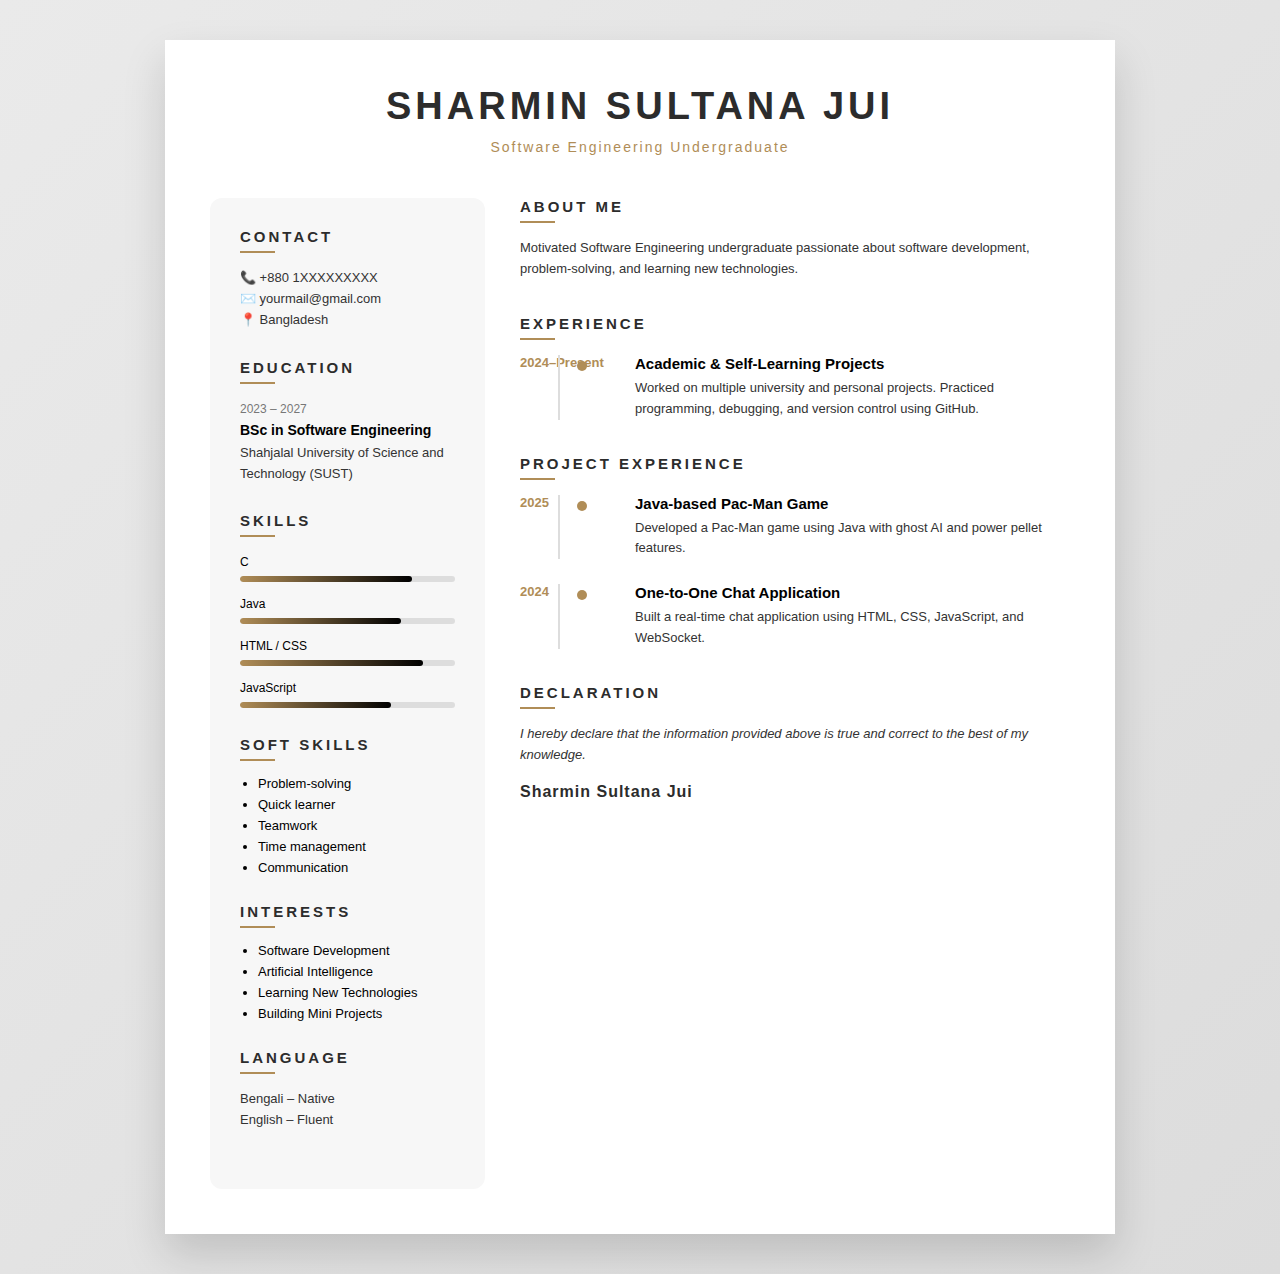
<file: CV.html>
<!DOCTYPE html>
<html lang="en">
<head>
    <meta charset="UTF-8">
    <title>CV - Sharmin Sultana Jui</title>
    <link rel="stylesheet" href="CV.css">
</head>
<body>

<div class="cv">
    <!-- HEADER -->
    <header>
        <h1>SHARMIN SULTANA JUI</h1>
        <p class="subtitle">Software Engineering Undergraduate</p>
    </header>

    <div class="content">
        <!-- LEFT COLUMN -->
        <aside class="left">
            <section>
                <h2>CONTACT</h2>
                <p>📞 +880 1XXXXXXXXX</p>
                <p>✉️ yourmail@gmail.com</p>
                <p>📍 Bangladesh</p>
            </section>

            <section>
                <h2>EDUCATION</h2>
                <div class="edu">
                    <span>2023 – 2027</span>
                    <h3>BSc in Software Engineering</h3>
                    <p>Shahjalal University of Science and Technology (SUST)</p>
                </div>
            </section>

            <section>
                <h2>SKILLS</h2>
                <div class="skill">
                    <span>C</span>
                    <div class="bar"><div style="width:80%"></div></div>
                </div>
                <div class="skill">
                    <span>Java</span>
                    <div class="bar"><div style="width:75%"></div></div>
                </div>
                <div class="skill">
                    <span>HTML / CSS</span>
                    <div class="bar"><div style="width:85%"></div></div>
                </div>
                <div class="skill">
                    <span>JavaScript</span>
                    <div class="bar"><div style="width:70%"></div></div>
                </div>
            </section>

            <section>
                <h2>SOFT SKILLS</h2>
                <ul class="list">
                    <li>Problem-solving</li>
                    <li>Quick learner</li>
                    <li>Teamwork</li>
                    <li>Time management</li>
                    <li>Communication</li>
                </ul>
            </section>

            <section>
                <h2>INTERESTS</h2>
                <ul class="list">
                    <li>Software Development</li>
                    <li>Artificial Intelligence</li>
                    <li>Learning New Technologies</li>
                    <li>Building Mini Projects</li>
                </ul>
            </section>

            <section>
                <h2>LANGUAGE</h2>
                <p>Bengali – Native</p>
                <p>English – Fluent</p>
            </section>
        </aside>

        <!-- RIGHT COLUMN -->
        <main class="right">
            <section>
                <h2>ABOUT ME</h2>
                <p>
                    Motivated Software Engineering undergraduate passionate about
                    software development, problem-solving, and learning new technologies.
                </p>
            </section>

            <section>
                <h2>EXPERIENCE</h2>

                <div class="timeline">
                    <span class="year">2024–Present</span>
                    <div class="details">
                        <h3>Academic & Self-Learning Projects</h3>
                        <p>
                            Worked on multiple university and personal projects.
                            Practiced programming, debugging, and version control using GitHub.
                        </p>
                    </div>
                </div>

            </section>

            <section>
                <h2>PROJECT EXPERIENCE</h2>

                <div class="timeline">
                    <span class="year">2025</span>
                    <div class="details">
                        <h3>Java-based Pac-Man Game</h3>
                        <p>
                            Developed a Pac-Man game using Java with ghost AI
                            and power pellet features.
                        </p>
                    </div>
                </div>

                <div class="timeline">
                    <span class="year">2024</span>
                    <div class="details">
                        <h3>One-to-One Chat Application</h3>
                        <p>
                            Built a real-time chat application using HTML, CSS,
                            JavaScript, and WebSocket.
                        </p>
                    </div>
                </div>

            </section>

            <section>
                <h2>DECLARATION</h2>
                <p class="declaration">
                    I hereby declare that the information provided above is true
                    and correct to the best of my knowledge.
                </p>
                <br>
                <strong>Sharmin Sultana Jui</strong>
            </section>
        </main>
    </div>
</div>

</body>
</html>
</file>
<file: CV.css>
:root {
    --primary: #2c2c2c;
    --accent: #b08d57;
    --light: #f7f7f7;
    --text: #333;
}

* {
    margin: 0;
    padding: 0;
    box-sizing: border-box;
    font-family: "Poppins", "Segoe UI", sans-serif;
}

body {
    background: linear-gradient(135deg, #eaeaea, #dcdcdc);
    padding: 40px;
}

.cv {
    max-width: 950px;
    margin: auto;
    background: #fff;
    padding: 45px;
    box-shadow: 0 20px 40px rgba(0,0,0,0.15);
}

/* HEADER */
header {
    text-align: center;
    margin-bottom: 40px;
}

header h1 {
    font-size: 38px;
    letter-spacing: 4px;
    color: var(--primary);
}

.subtitle {
    font-size: 14px;
    letter-spacing: 2px;
    color: var(--accent);
    margin-top: 8px;
}

/* LAYOUT */
.content {
    display: grid;
    grid-template-columns: 1fr 2fr;
    gap: 35px;
}

/* LEFT PANEL */
.left {
    background: var(--light);
    padding: 30px;
    border-radius: 12px;
}

.left section {
    margin-bottom: 28px;
}

.left h2,
.right h2 {
    font-size: 15px;
    letter-spacing: 3px;
    margin-bottom: 15px;
    color: var(--primary);
    position: relative;
}

.left h2::after,
.right h2::after {
    content: "";
    width: 35px;
    height: 2px;
    background: var(--accent);
    display: block;
    margin-top: 6px;
}

/* TEXT */
p {
    font-size: 13px;
    color: var(--text);
    line-height: 1.6;
}

/* EDUCATION */
.edu span {
    font-size: 12px;
    color: #777;
}

.edu h3 {
    font-size: 14px;
    margin: 5px 0;
}

/* SKILLS */
.skill {
    margin-bottom: 12px;
}

.skill span {
    font-size: 12px;
    font-weight: 500;
}

.bar {
    background: #ddd;
    height: 6px;
    border-radius: 10px;
    overflow: hidden;
    margin-top: 6px;
}

.bar div {
    height: 100%;
    background: linear-gradient(90deg, var(--accent), #000);
    border-radius: 10px;
}

/* LISTS */
.list {
    padding-left: 18px;
    font-size: 13px;
}

.list li {
    margin-bottom: 6px;
}

/* RIGHT SIDE */
.right section {
    margin-bottom: 35px;
}

/* TIMELINE */
.timeline {
    display: grid;
    grid-template-columns: 90px 1fr;
    position: relative;
    margin-bottom: 25px;
}

.timeline::before {
    content: "";
    position: absolute;
    left: 38px;
    top: 0;
    bottom: 0;
    width: 2px;
    background: #ddd;
}

.year {
    font-size: 13px;
    font-weight: 600;
    color: var(--accent);
}

.details {
    padding-left: 25px;
    position: relative;
}

.details::before {
    content: "";
    position: absolute;
    left: -33px;
    top: 6px;
    width: 10px;
    height: 10px;
    background: var(--accent);
    border-radius: 50%;
}

.details h3 {
    font-size: 15px;
    margin-bottom: 6px;
}

/* DECLARATION */
.declaration {
    font-style: italic;
}

/* SIGNATURE */
strong {
    color: var(--primary);
    letter-spacing: 1px;
}
</file>
